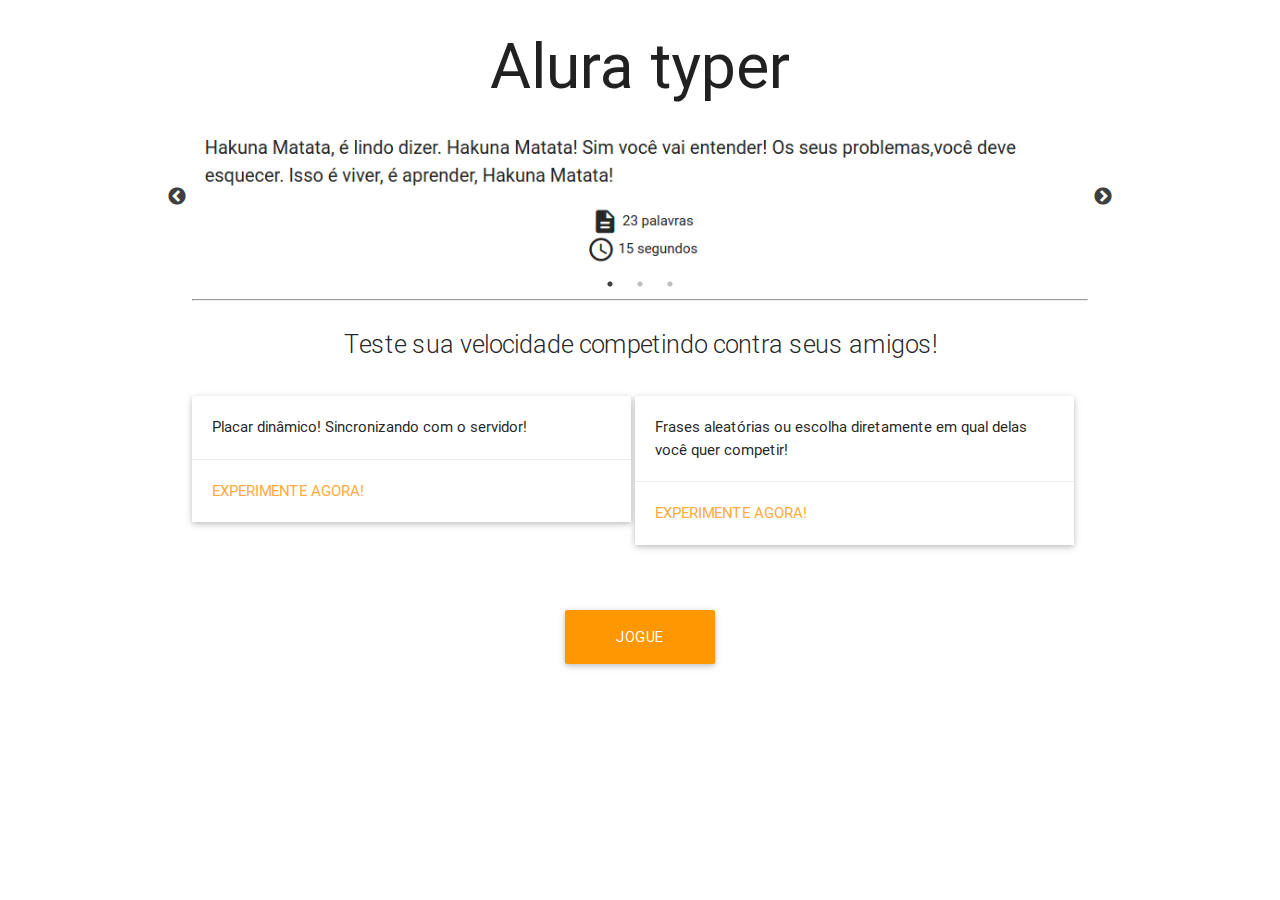
<file: public/index.html>
<!DOCTYPE html>
<html lang="en">

<head>
  <meta charset="UTF-8">
  <title>Alura Typer</title>
  <!--Import materialize.css-->
  <link rel="stylesheet" href="css/libs/materialize.min.css">
  <!-- Import Google Material Icons -->
  <link href="css/libs/google-fonts.css" rel="stylesheet">
  <link href="slick/slick.css" rel="stylesheet">
  <link href="slick/slick-theme.css" rel="stylesheet">

  <link href="css/index.css" rel="stylesheet">
</head>

<body>
  <section class="container">
    <h1 class="center titulo header">Alura typer</h1>
    <div class="slider">
      <img src="img/slide1.png" class="imagem-jogo">
      <img src="img/slide2.png" class="imagem-jogo">
      <img src="img/slide3.png" class="imagem-jogo">
    </div>
    <hr>
    <p class="flow-text center">Teste sua velocidade competindo contra seus amigos!</p>
    <div class="card">
      <div class="card-image">
        <!-- <img src="images/sample-1.jpg"> -->
      </div>
      <div class="card-content">
        <p>Placar dinâmico! Sincronizando com o servidor!</p>
      </div>
      <div class="card-action">
        <a href="principal.html">Experimente agora!</a>
      </div>
    </div>
    <div class="card">
      <div class="card-image">
        <!-- <img src="img/sl.jpg"> -->
      </div>
      <div class="card-content">
        <p>Frases aleatórias ou escolha diretamente em qual delas você quer competir!</p>
      </div>
      <div class="card-action">
        <a href="principal.html">Experimente agora!</a>
      </div>
    </div>

    <a class="waves-effect waves-light btn-large orange" id="botao-jogue" href="principal.html">Jogue agora!</a>

  </section>

  <script src="js/jquery.js"></script>
  <script src="slick/slick.min.js"></script>
  <script src="js/slider.js"></script>


</body>

</html>
</file>
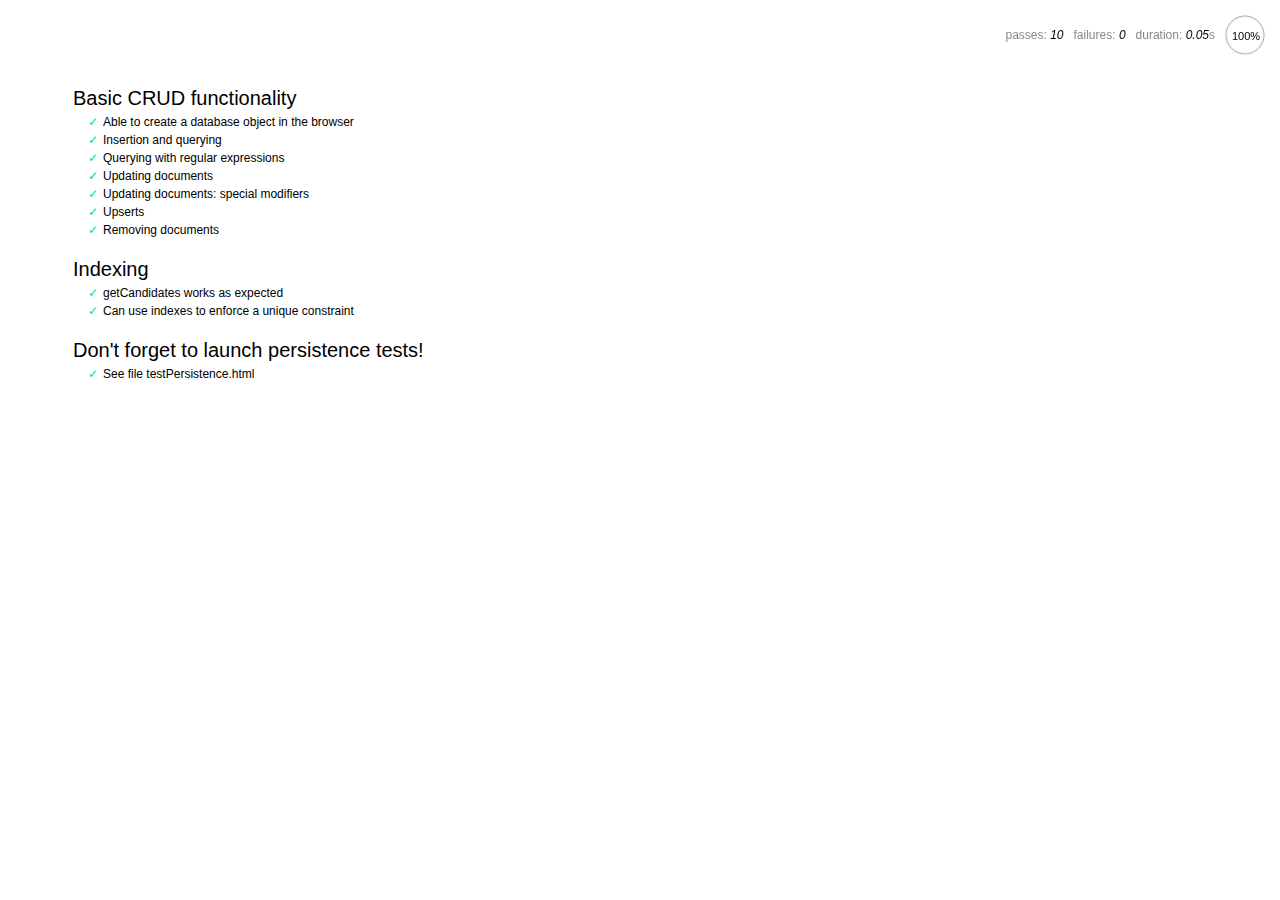
<file: servidor/node_modules/nedb/browser-version/test/index.html>
<!DOCTYPE html>
<html>
<head>
  <meta charset="utf-8">
  <title>Mocha tests for NeDB</title>
  <link rel="stylesheet" href="mocha.css">
</head>
<body>
  <div id="mocha"></div>
  <script src="jquery.min.js"></script>
  <script src="chai.js"></script>
  <script src="underscore.min.js"></script>
  <script src="mocha.js"></script>
  <script>mocha.setup('bdd')</script>
  <script src="../out/nedb.min.js"></script>
  <script src="localforage.js"></script>
  <script src="nedb-browser.js"></script>
  <script>
    mocha.checkLeaks();
    mocha.globals(['jQuery']);
    mocha.run();
  </script>
</body>
</html>
</file>
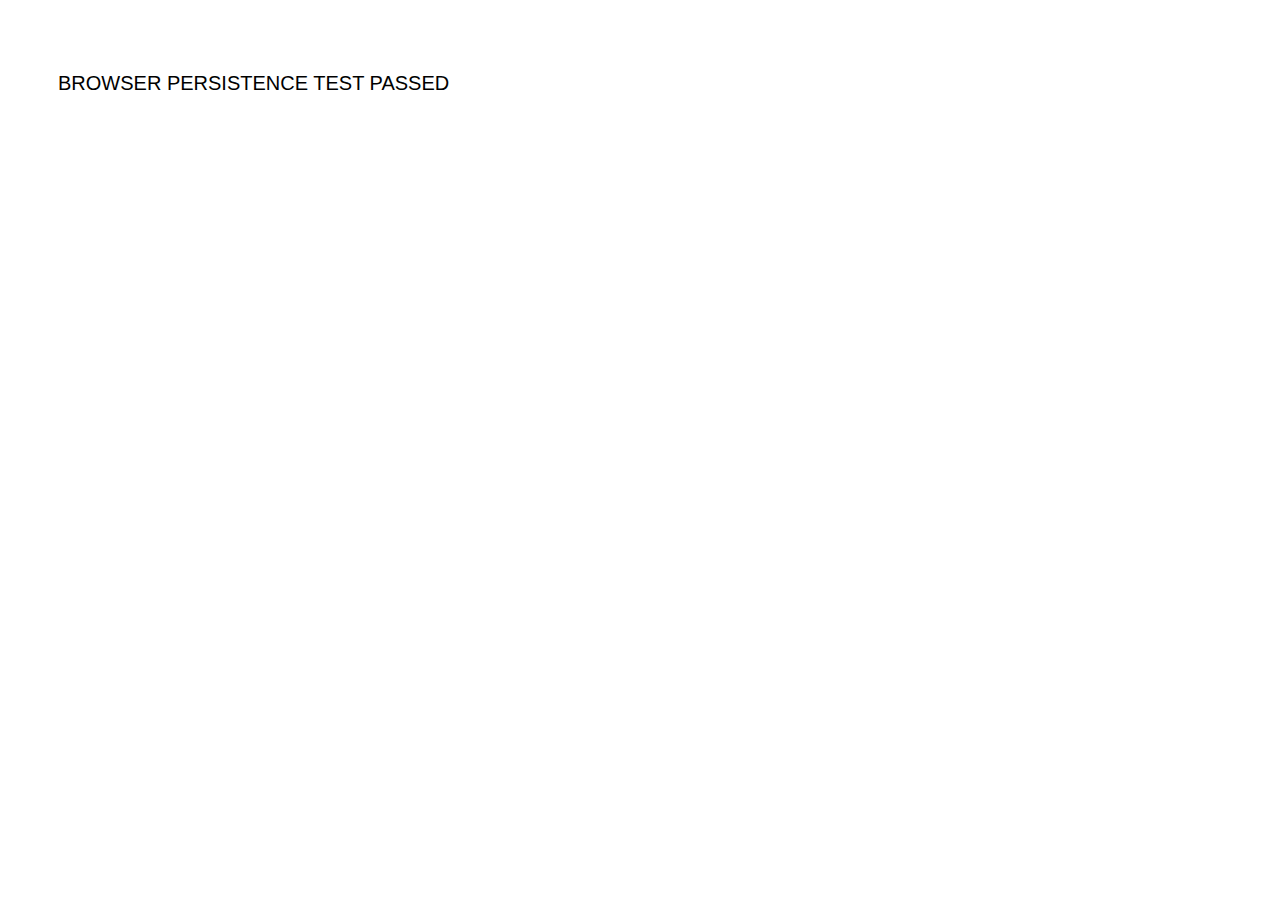
<file: servidor/node_modules/nedb/browser-version/test/testPersistence2.html>
<!DOCTYPE html>
<html>
<head>
  <meta charset="utf-8">
  <title>Test NeDB persistence in the browser - Results</title>
  <link rel="stylesheet" href="mocha.css">
</head>
<body>
  <div id="results"></div>
  <script src="jquery.min.js"></script>
  <script src="../out/nedb.js"></script>
  <script src="./testPersistence2.js"></script>
</body>
</html>
</file>
<file: public/css/libs/google-fonts.css>
/* fallback */
@font-face {
  font-family: 'Material Icons';
  font-style: normal;
  font-weight: 400;
  src: local('../../fonts/Material Icons'), local('../../fonts/MaterialIcons-Regular'), url(https://fonts.gstatic.com/s/materialicons/v17/2fcrYFNaTjcS6g4U3t-Y5ZjZjT5FdEJ140U2DJYC3mY.woff2) format('woff2');
}

.material-icons {
  font-family: 'Material Icons';
  font-weight: normal;
  font-style: normal;
  font-size: 24px;
  line-height: 1;
  letter-spacing: normal;
  text-transform: none;
  display: inline-block;
  white-space: nowrap;
  word-wrap: normal;
  direction: ltr;
  -webkit-font-feature-settings: 'liga';
  -webkit-font-smoothing: antialiased;
}
</file>
<file: servidor/node_modules/nedb/browser-version/test/mocha.css>
@charset "UTF-8";
body {
  font: 20px/1.5 "Helvetica Neue", Helvetica, Arial, sans-serif;
  padding: 60px 50px;
}

#mocha ul, #mocha li {
  margin: 0;
  padding: 0;
}

#mocha ul {
  list-style: none;
}

#mocha h1, #mocha h2 {
  margin: 0;
}

#mocha h1 {
  margin-top: 15px;
  font-size: 1em;
  font-weight: 200;
}

#mocha h1 a {
  text-decoration: none;
  color: inherit;
}

#mocha h1 a:hover {
  text-decoration: underline;
}

#mocha .suite .suite h1 {
  margin-top: 0;
  font-size: .8em;
}

#mocha h2 {
  font-size: 12px;
  font-weight: normal;
  cursor: pointer;
}

#mocha .suite {
  margin-left: 15px;
}

#mocha .test {
  margin-left: 15px;
}

#mocha .test:hover h2::after {
  position: relative;
  top: 0;
  right: -10px;
  content: '(view source)';
  font-size: 12px;
  font-family: arial;
  color: #888;
}

#mocha .test.pending:hover h2::after {
  content: '(pending)';
  font-family: arial;
}

#mocha .test.pass.medium .duration {
  background: #C09853;
}

#mocha .test.pass.slow .duration {
  background: #B94A48;
}

#mocha .test.pass::before {
  content: '✓';
  font-size: 12px;
  display: block;
  float: left;
  margin-right: 5px;
  color: #00d6b2;
}

#mocha .test.pass .duration {
  font-size: 9px;
  margin-left: 5px;
  padding: 2px 5px;
  color: white;
  -webkit-box-shadow: inset 0 1px 1px rgba(0,0,0,.2);
  -moz-box-shadow: inset 0 1px 1px rgba(0,0,0,.2);
  box-shadow: inset 0 1px 1px rgba(0,0,0,.2);
  -webkit-border-radius: 5px;
  -moz-border-radius: 5px;
  -ms-border-radius: 5px;
  -o-border-radius: 5px;
  border-radius: 5px;
}

#mocha .test.pass.fast .duration {
  display: none;
}

#mocha .test.pending {
  color: #0b97c4;
}

#mocha .test.pending::before {
  content: '◦';
  color: #0b97c4;
}

#mocha .test.fail {
  color: #c00;
}

#mocha .test.fail pre {
  color: black;
}

#mocha .test.fail::before {
  content: '✖';
  font-size: 12px;
  display: block;
  float: left;
  margin-right: 5px;
  color: #c00;
}

#mocha .test pre.error {
  color: #c00;
}

#mocha .test pre {
  display: inline-block;
  font: 12px/1.5 monaco, monospace;
  margin: 5px;
  padding: 15px;
  border: 1px solid #eee;
  border-bottom-color: #ddd;
  -webkit-border-radius: 3px;
  -webkit-box-shadow: 0 1px 3px #eee;
}

#report.pass .test.fail {
  display: none;
}

#report.fail .test.pass {
  display: none;
}

#error {
  color: #c00;
  font-size: 1.5  em;
  font-weight: 100;
  letter-spacing: 1px;
}

#stats {
  position: fixed;
  top: 15px;
  right: 10px;
  font-size: 12px;
  margin: 0;
  color: #888;
}

#stats .progress {
  float: right;
  padding-top: 0;
}

#stats em {
  color: black;
}

#stats a {
  text-decoration: none;
  color: inherit;
}

#stats a:hover {
  border-bottom: 1px solid #eee;
}

#stats li {
  display: inline-block;
  margin: 0 5px;
  list-style: none;
  padding-top: 11px;
}

code .comment { color: #ddd }
code .init { color: #2F6FAD }
code .string { color: #5890AD }
code .keyword { color: #8A6343 }
code .number { color: #2F6FAD }
</file>
<file: public/css/index.css>
.card{
	width: 49%;
	display: inline-block;
	vertical-align: top;
}


#botao-jogue{
	width: 150px;
	display: block;
	margin: 50px auto;
}

.slider{
	height: auto;
}

.slick-prev::before, .slick-next::before{
	color: black;
}
</file>
